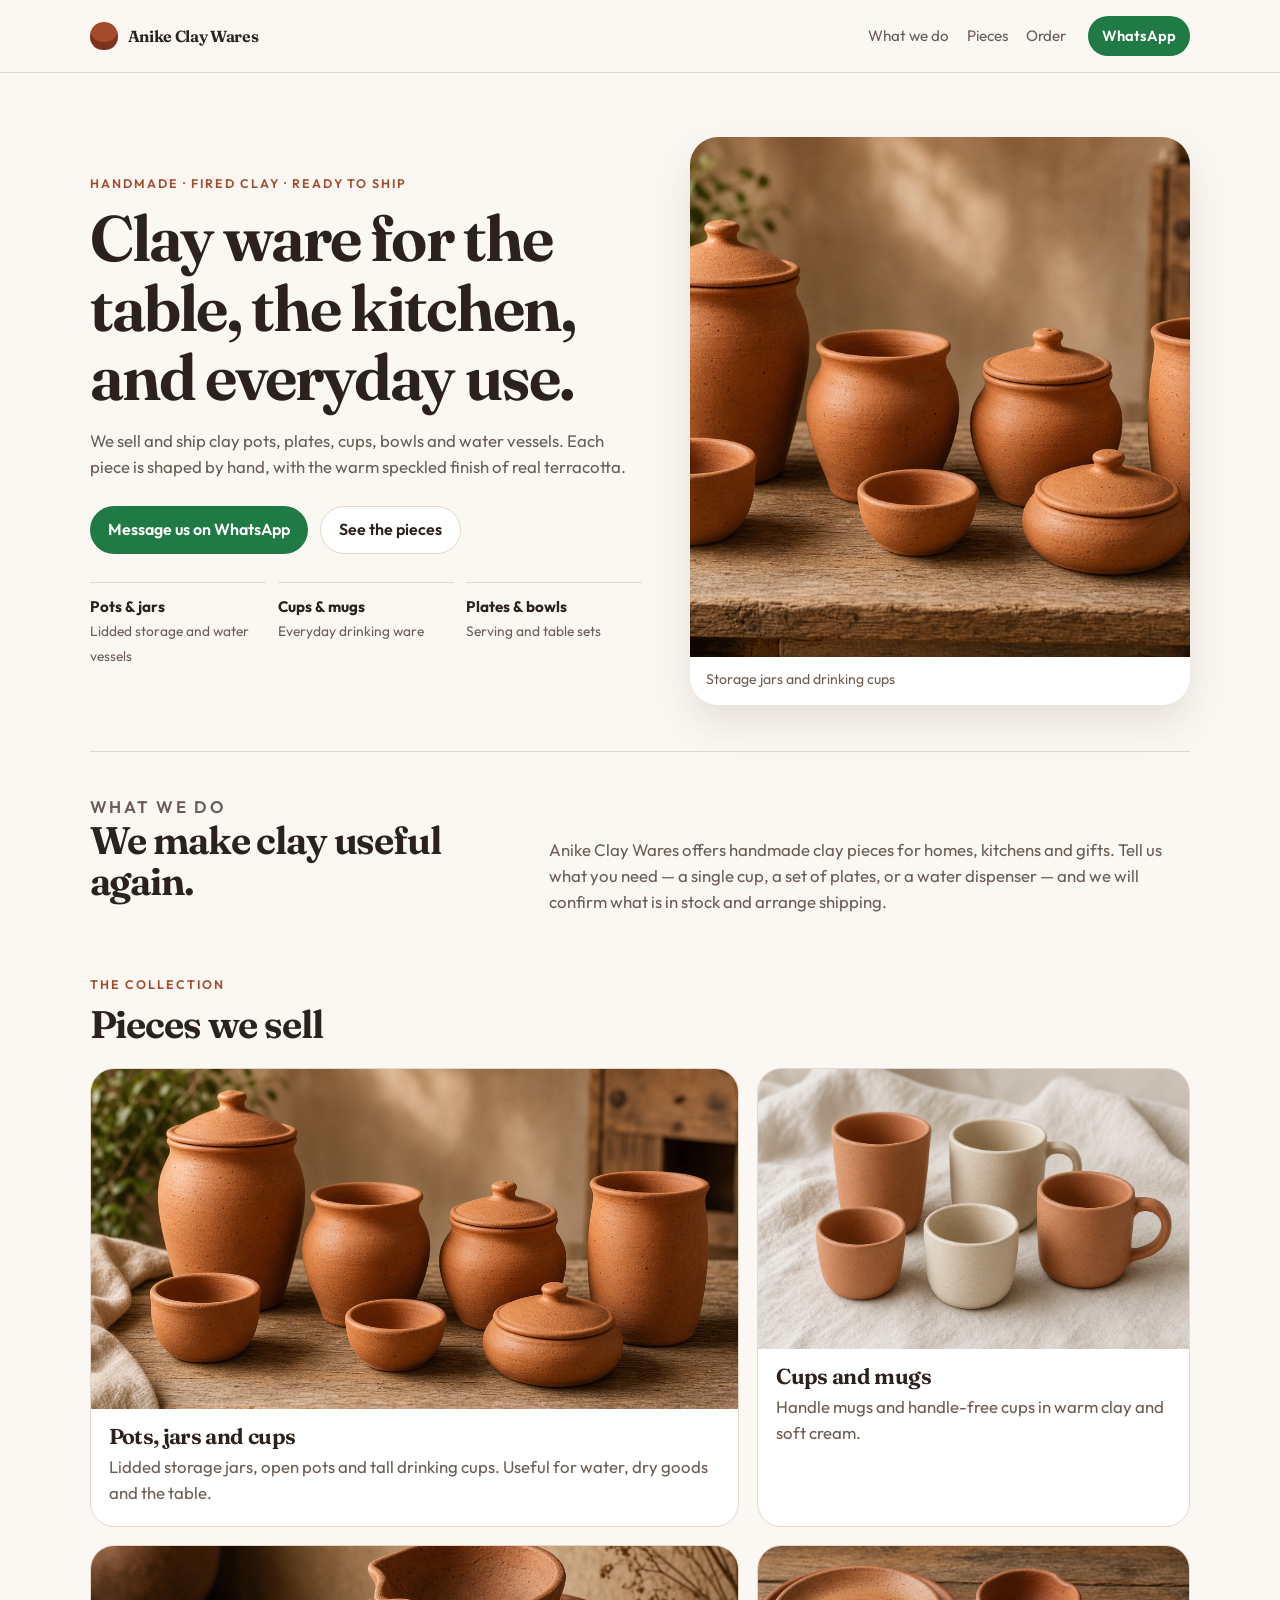
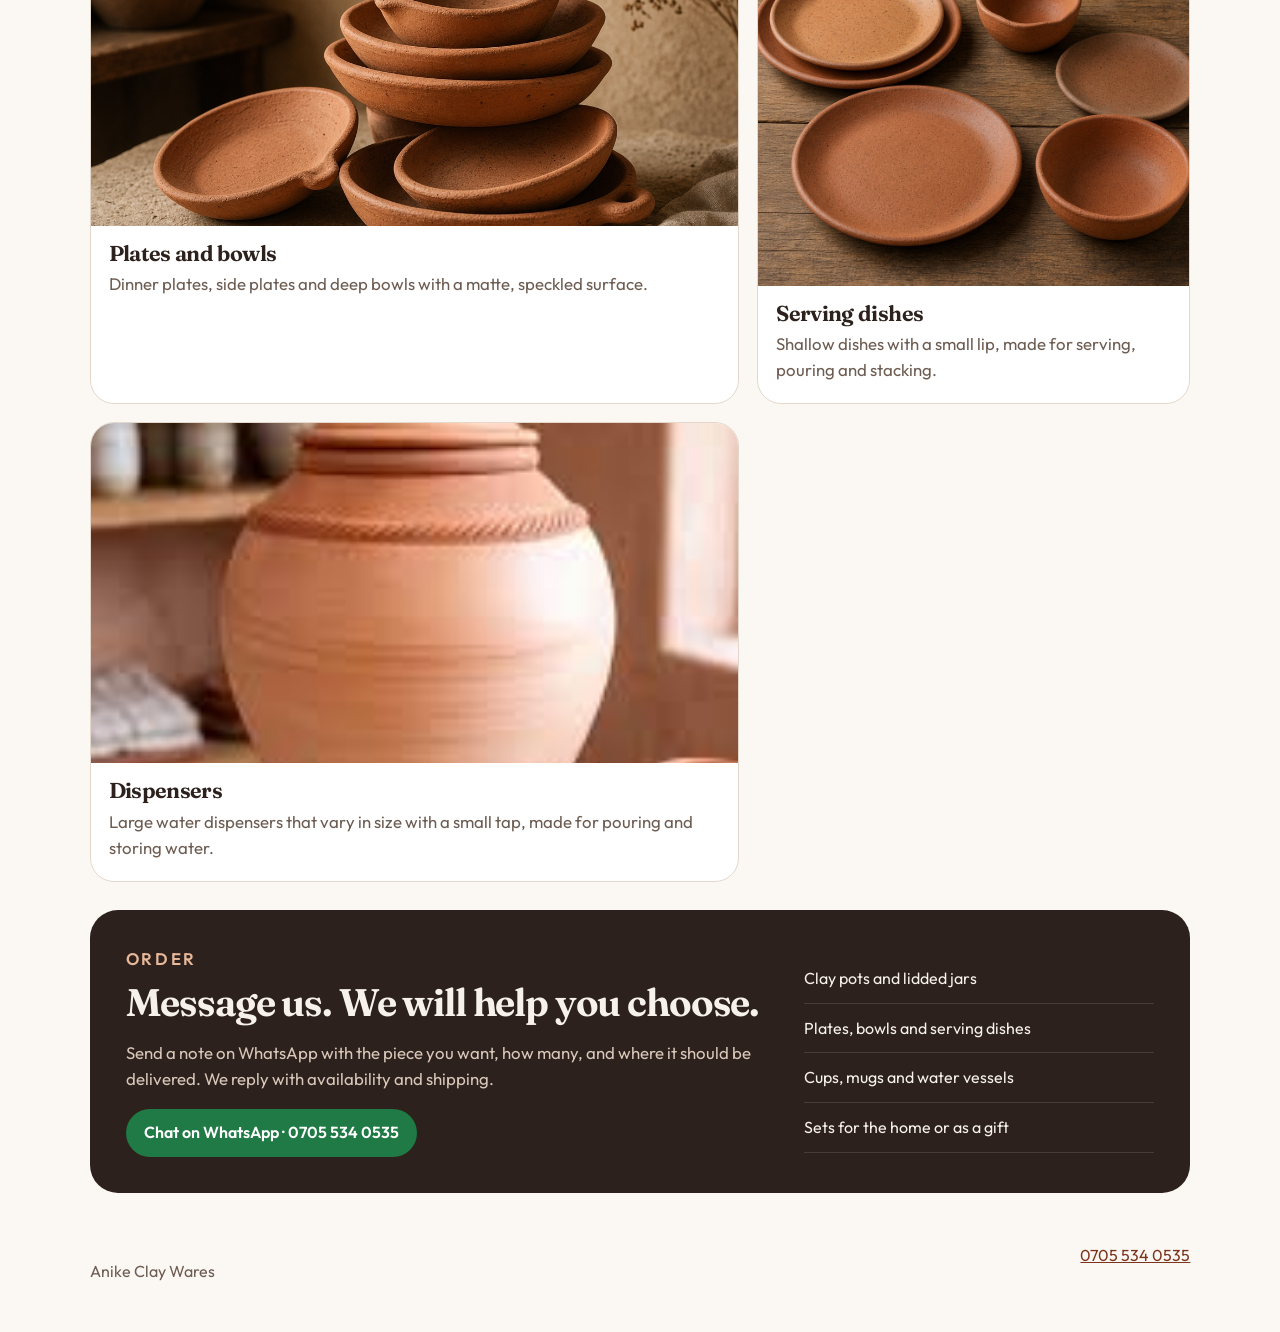
<file: index.html>
<!DOCTYPE html>
<html lang="en">
<head>
	<meta charset="utf-8">
	<meta name="viewport" content="width=device-width, initial-scale=1">
	<title>Anike Clay Wares — Handmade pots, plates and cups</title>
	<meta name="description" content="Anike Clay Wares sells and ships handmade clay pots, plates, cups, bowls and water vessels. Message us on WhatsApp to order.">
	<link rel="google-site-verification=v0Fo7WyJSg91g2t54x3S-trg1l7MYyvylNxItFU1Hc8">
	<link rel="preconnect" href="https://fonts.googleapis.com">
	<link rel="preconnect" href="https://fonts.gstatic.com" crossorigin>
	<link href="https://fonts.googleapis.com/css2?family=Fraunces:opsz,wght@9..144,500;9..144,650&family=Outfit:wght@400;500;600&display=swap" rel="stylesheet">
	<link rel="stylesheet" href="style.css">
	<link rel="icon" href="data:image/svg+xml,%3Csvg xmlns='http://www.w3.org/2000/svg' viewBox='0 0 64 64'%3E%3Crect rx='14' width='64' height='64' fill='%23a34b2a'/%3E%3Cpath d='M20 26c0-8 5-14 12-14s12 6 12 14v2H20v-2zm-2 6h28l-2 18a6 6 0 0 1-6 5H26a6 6 0 0 1-6-5l-2-18z' fill='%23f6f1ea'/%3E%3C/svg%3E">
	<meta name="google-site-verification" content="HGmOVTyEv1MFxKmevSWDzq5qSW6Hjy744LsTw9aRRhY" />
</head>
<body>
	<header class="nav">
		<a class="brand" href="#top">
			<span class="mark" aria-hidden="true"></span>
			<span>Anike Clay Wares</span>
		</a>
		<nav>
			<a href="#work">What we do</a>
			<a href="#pieces">Pieces</a>
			<a href="#order">Order</a>
		</nav>
		<a class="wa wa-small" href="https://wa.me/2347055340535" target="_blank" rel="noopener">WhatsApp</a>
	</header>

	<main id="top">
		<section class="hero">
			<div class="hero-copy">
				<p class="eyebrow">Handmade · fired clay · ready to ship</p>
				<h1>Clay ware for the table, the kitchen, and everyday use.</h1>
				<p class="lead">We sell and ship clay pots, plates, cups, bowls and water vessels. Each piece is shaped by hand, with the warm speckled finish of real terracotta.</p>
				<div class="actions">
					<a class="wa" href="https://wa.me/2347055340535?text=Hello%20Anike%20Clay%20Wares%2C%20I%20would%20like%20to%20order." target="_blank" rel="noopener">Message us on WhatsApp</a>
					<a class="ghost" href="#pieces">See the pieces</a>
				</div>
				<ul class="facts">
					<li><strong>Pots & jars</strong><span>Lidded storage and water vessels</span></li>
					<li><strong>Cups & mugs</strong><span>Everyday drinking ware</span></li>
					<li><strong>Plates & bowls</strong><span>Serving and table sets</span></li>
				</ul>
			</div>
			<figure class="hero-frame">
				<img src="images/pots.jpg" alt="Terracotta jars, lidded pots and small bowls arranged on a wooden table">
				<figcaption>Storage jars and drinking cups</figcaption>
			</figure>
		</section>

		<section class="band" id="work">
			<div>
				<p class="eyebrow">What we do</p>
				<h2>We make clay useful again.</h2>
			</div>
			<p>Anike Clay Wares offers handmade clay pieces for homes, kitchens and gifts. Tell us what you need — a single cup, a set of plates, or a water dispenser — and we will confirm what is in stock and arrange shipping.</p>
		</section>

		<section class="gallery" id="pieces">
			<div class="section-head">
				<p class="eyebrow">The collection</p>
				<h2>Pieces we sell</h2>
			</div>
			<div class="grid">
				<article class="card card-wide">
					<img src="images/pots.jpg" alt="Large lidded jar, open pot, small bowls and a tall cup in speckled terracotta">
					<div>
						<h3>Pots, jars and cups</h3>
						<p>Lidded storage jars, open pots and tall drinking cups. Useful for water, dry goods and the table.</p>
					</div>
				</article>
				<article class="card">
					<img src="images/cups.jpg" alt="Terracotta and cream speckled cups and mugs on linen cloth">
					<div>
						<h3>Cups and mugs</h3>
						<p>Handle mugs and handle-free cups in warm clay and soft cream.</p>
					</div>
				</article>
				<article class="card">
					<img src="images/plates.jpg" alt="Terracotta plates and bowls on a wooden surface">
					<div>
						<h3>Plates and bowls</h3>
						<p>Dinner plates, side plates and deep bowls with a matte, speckled surface.</p>
					</div>
				</article>
				<article class="card card-wide">
					<img src="images/dishes.jpg" alt="Stacked handmade clay serving dishes with small pouring lips">
					<div>
						<h3>Serving dishes</h3>
						<p>Shallow dishes with a small lip, made for serving, pouring and stacking.</p>
					</div>
				</article>
				<article class="card card-wide">
					<img src="images/dispensers.jpg" alt="Water dispensers placed on a terracotta base for support">
					<div>
						<h3>Dispensers</h3>
						<p>Large water dispensers that vary in size with a small tap, made for pouring and storing water.</p>
					</div>
				</article>
			</div>
		</section>

		<section class="order" id="order">
			<div>
				<p class="eyebrow">Order</p>
				<h2>Message us. We will help you choose.</h2>
				<p>Send a note on WhatsApp with the piece you want, how many, and where it should be delivered. We reply with availability and shipping.</p>
				<a class="wa" href="https://wa.me/2347055340535?text=Hello%20Anike%20Clay%20Wares%2C%20I%20would%20like%20to%20order." target="_blank" rel="noopener">Chat on WhatsApp · 0705 534 0535</a>
			</div>
			<ul>
				<li>Clay pots and lidded jars</li>
				<li>Plates, bowls and serving dishes</li>
				<li>Cups, mugs and water vessels</li>
				<li>Sets for the home or as a gift</li>
			</ul>
		</section>
	</main>

	<footer>
		<p>Anike Clay Wares</p>
		<a href="https://wa.me/2347055340535" target="_blank" rel="noopener">0705 534 0535</a>
	</footer>
</body>
</html>
</file>
<file: style.css>
:root {
	--clay: #a34b2a;
	--clay-deep: #7c351c;
	--sand: #f4efe7;
	--paper: #fbf8f4;
	--ink: #2c211c;
	--muted: #6d5c52;
	--line: #e4d8cc;
	--wa: #1f7a45;
	--shadow: 0 18px 40px rgba(72, 38, 20, 0.12);
}

* { box-sizing: border-box; }

html { scroll-behavior: smooth; }

body {
	margin: 0;
	background:
		radial-gradient(900px 420px at 90% -10%, #f0d8c4 0%, transparent 60%),
		var(--paper);
	color: var(--ink);
	font-family: "Outfit", "Segoe UI", sans-serif;
	line-height: 1.55;
}

img { max-width: 100%; display: block; }

a { color: inherit; }

.nav {
	position: sticky;
	top: 0;
	z-index: 5;
	display: flex;
	align-items: center;
	gap: 22px;
	padding: 16px 7vw;
	background: rgba(251, 248, 244, 0.9);
	backdrop-filter: blur(10px);
	border-bottom: 1px solid var(--line);
}

.brand {
	display: flex;
	align-items: center;
	gap: 10px;
	text-decoration: none;
	font-family: "Fraunces", Georgia, serif;
	font-weight: 650;
	letter-spacing: -0.02em;
}

.mark {
	width: 28px;
	height: 28px;
	border-radius: 50% 50% 46% 46%;
	background:
		radial-gradient(circle at 50% 28%, transparent 0 5px, var(--clay) 6px),
		var(--clay);
	box-shadow: inset 0 -8px 0 var(--clay-deep);
}

.nav nav {
	display: flex;
	gap: 18px;
	margin-left: auto;
}

.nav nav a {
	text-decoration: none;
	color: var(--muted);
	font-size: 0.95rem;
}

.nav nav a:hover { color: var(--ink); }

.hero {
	display: grid;
	grid-template-columns: 1.05fr 0.95fr;
	gap: 48px;
	align-items: center;
	padding: 64px 7vw 36px;
}

.eyebrow {
	margin: 0 0 10px;
	color: var(--clay);
	font-size: 0.78rem;
	font-weight: 600;
	letter-spacing: 0.16em;
	text-transform: uppercase;
}

h1, h2, h3 {
	font-family: "Fraunces", Georgia, serif;
	font-weight: 650;
	letter-spacing: -0.03em;
	line-height: 1.08;
}

h1 { margin: 0; font-size: clamp(2.4rem, 5vw, 4.4rem); }

h2 { margin: 0 0 12px; font-size: clamp(1.8rem, 3vw, 2.7rem); }

.lead, .band p, .card p, .order p {
	color: var(--muted);
	font-size: 1.05rem;
}

.lead { max-width: 38rem; }

.actions {
	display: flex;
	flex-wrap: wrap;
	gap: 12px;
	margin: 26px 0 28px;
}

.wa, .ghost {
	display: inline-flex;
	align-items: center;
	justify-content: center;
	min-height: 48px;
	padding: 0 18px;
	border-radius: 999px;
	text-decoration: none;
	font-weight: 600;
}

.wa {
	background: var(--wa);
	color: white;
}

.wa:hover { background: #18683a; }

.wa-small {
	min-height: 40px;
	padding: 0 14px;
	font-size: 0.92rem;
}

.ghost {
	border: 1px solid var(--line);
	background: white;
}

.facts {
	display: grid;
	grid-template-columns: repeat(3, 1fr);
	gap: 12px;
	margin: 0;
	padding: 0;
	list-style: none;
}

.facts li {
	padding-top: 12px;
	border-top: 1px solid var(--line);
}

.facts strong { display: block; font-size: 0.95rem; }

.facts span { color: var(--muted); font-size: 0.86rem; }

.hero-frame {
	margin: 0;
	background: white;
	border-radius: 28px;
	overflow: hidden;
	box-shadow: var(--shadow);
}

.hero-frame img { width: 100%; height: 520px; object-fit: cover; }

.hero-frame figcaption {
	padding: 12px 16px 14px;
	color: var(--muted);
	font-size: 0.88rem;
}

.band, .gallery, .order {
	margin: 10px 7vw 0;
}

.band {
	display: grid;
	grid-template-columns: 0.8fr 1.2fr;
	gap: 32px;
	align-items: end;
	padding: 42px 0;
	border-top: 1px solid var(--line);
}

.band p { margin: 0; max-width: 40rem; }

.section-head { margin: 18px 0 22px; }

.grid {
	display: grid;
	grid-template-columns: 1.2fr 0.8fr;
	gap: 18px;
}

.card {
	background: white;
	border: 1px solid var(--line);
	border-radius: 24px;
	overflow: hidden;
}

.card img { width: 100%; height: 280px; object-fit: cover; }

.card-wide img { height: 340px; }

.card div { padding: 16px 18px 20px; }

.card h3 { margin: 0 0 6px; font-size: 1.35rem; }

.card p { margin: 0; }

.order {
	display: grid;
	grid-template-columns: 1.3fr 0.7fr;
	gap: 28px;
	margin-top: 28px;
	margin-bottom: 28px;
	padding: 36px;
	border-radius: 28px;
	background: #2c211c;
	color: #f6f1ea;
}

.order .eyebrow { color: #e7b89a; }

.order p { color: #d9c8ba; }

.order ul {
	margin: 8px 0 0;
	padding: 0;
	list-style: none;
}

.order li {
	padding: 12px 0;
	border-bottom: 1px solid rgba(255, 255, 255, 0.12);
}

footer {
	display: flex;
	justify-content: space-between;
	gap: 12px;
	padding: 22px 7vw 32px;
	color: var(--muted);
}

footer a { color: var(--clay-deep); }

@media (max-width: 860px) {
	.nav nav { display: none; }
	.hero, .band, .grid, .order { grid-template-columns: 1fr; }
	.hero { padding-top: 32px; gap: 24px; }
	.hero-frame img, .card img, .card-wide img { height: 260px; }
	.facts { grid-template-columns: 1fr; }
	.order { padding: 24px; }
}
</file>
